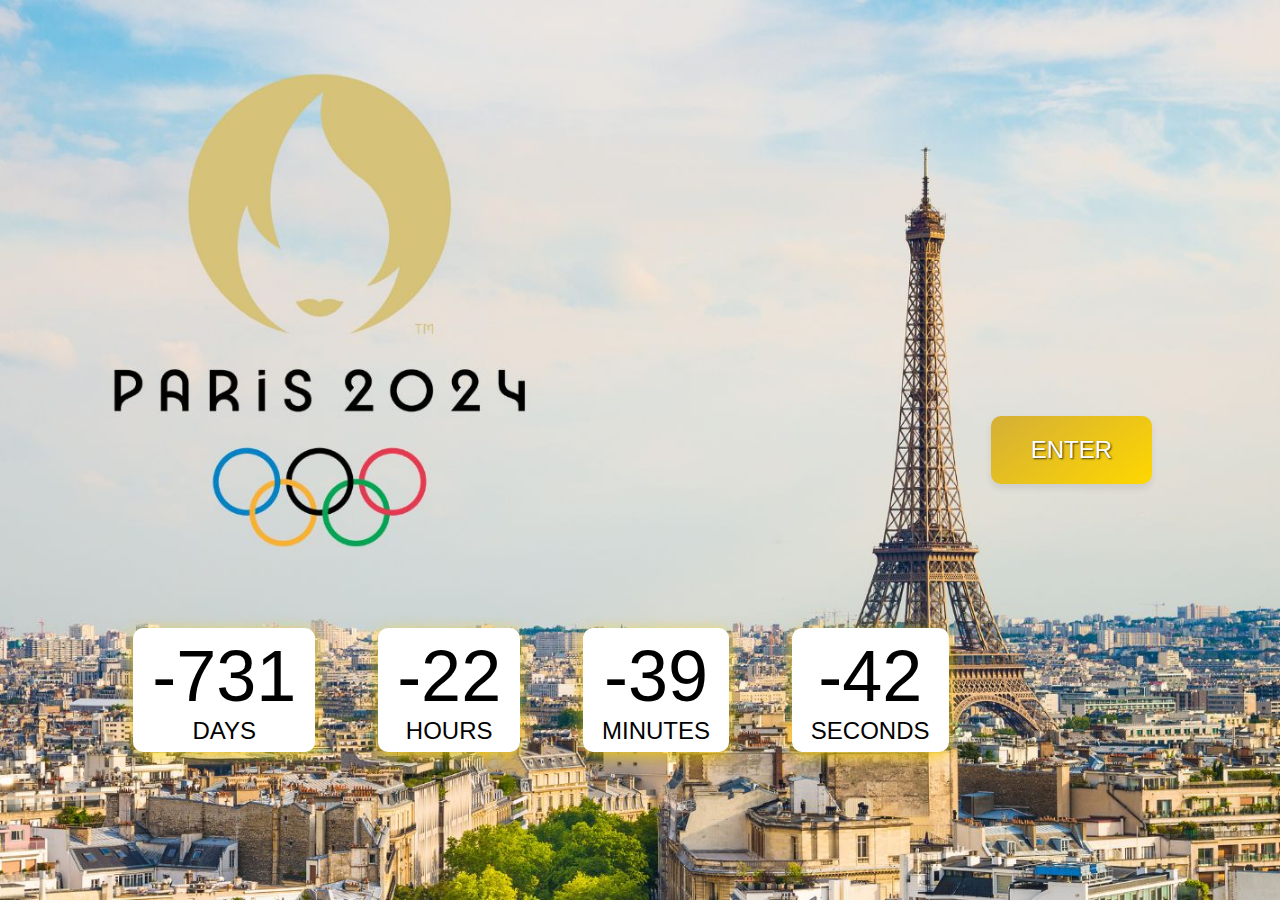
<file: index.html>
<script src="./javascript/countdown.js"></script>
<link rel="stylesheet" href="./style/countdown.css"> 
<script src="./javascript/fadOut.js"></script>

<!DOCTYPE html>
<html>
<head>
<meta name="viewport" content="width=device-width, initial-scale=1">
</head>
<body>

  <div class="background">
    <div class="countdown-container">
      <div id="countdown">
        <ul>
          <li><div class="number-box"><span id="days"></span>days</div></li>
          <li><div class="number-box"><span id="hours"></span>Hours</div></li>
          <li><div class="number-box"><span id="minutes"></span>Minutes</div></li>
          <li><div class="number-box"><span id="seconds"></span>Seconds</div></li>
        </ul>
      </div>
    </div>
    <button class="main-button" onclick="fadeOutAndRedirect('./home.html')">Enter</button>
  </div>


</body>
</html>
</file>
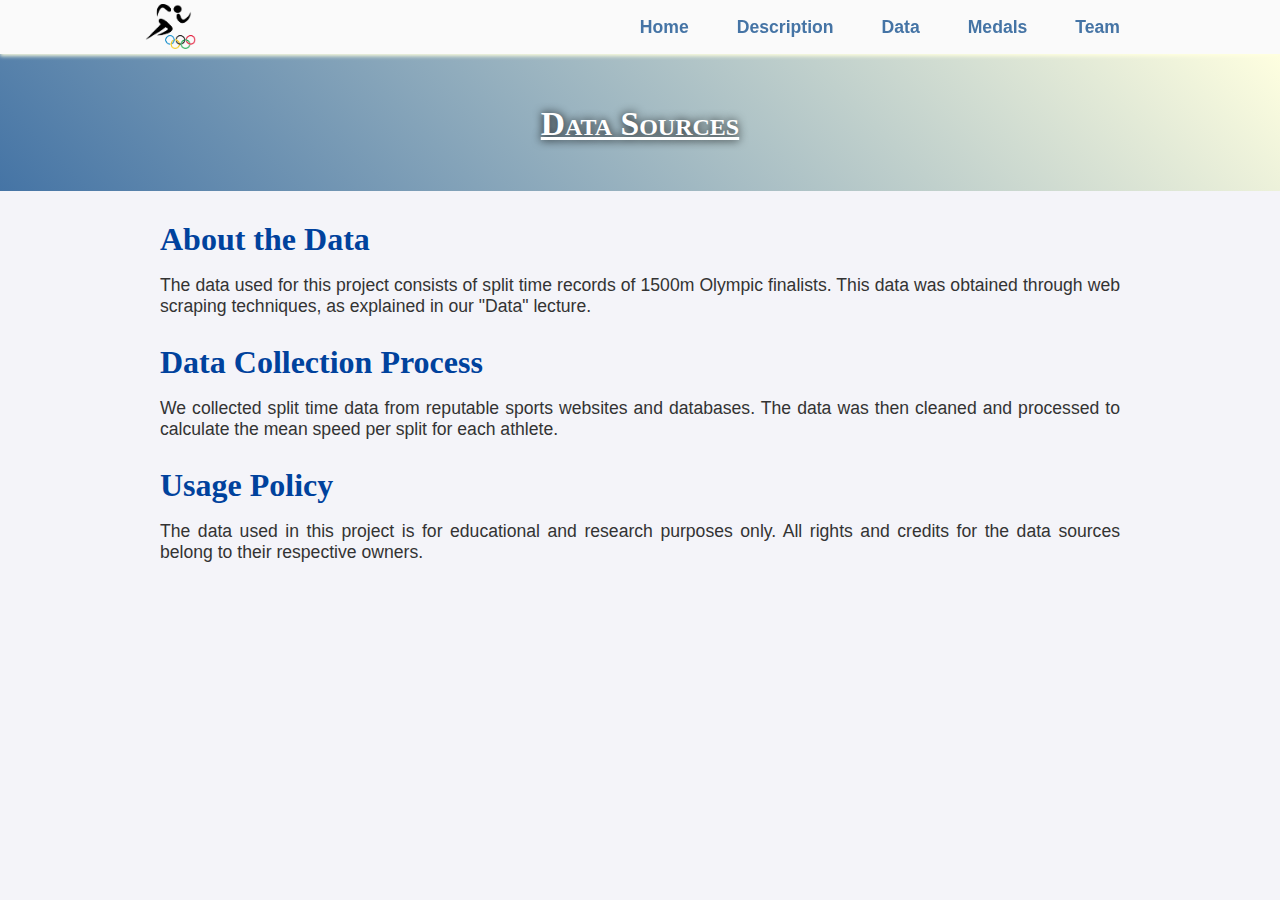
<file: data.html>
<!doctype html>
<html lang="en">

<head>
    <meta charset="utf-8">
    <meta http-equiv="content-type" content="text/html; charset=utf-8">
    <meta name="viewport" content="width=device-width, initial-scale=1.0">

    <title>Data - Olympic 1500m Race Visualization</title>
    <meta name="description" content="Data sources for the Olympic 1500m Race Visualization project">
    <meta name="author" content="Your Name">

    <link rel="stylesheet" href="style.css">
</head>

<body>

    <nav>
        <img src="images/Olympic_Athletics.png" alt="c Marcomogollon" class="nav img">
        <ul class="width-limited">
            <li><a href="index.html">Home</a></li>
            <li><a href="description.html">Description</a></li>
            <li><a href="data.html">Data</a></li>
            <li><a href="medals.html">Medals</a></li>
            <li><a href="team.html">Team</a></li>
        </ul>
    </nav>

    <header class="title-row">
        <h1> Data Sources </h1>
    </header>

    <main class="width-limited">
        <h2>About the Data</h2>
        <p>
            The data used for this project consists of split time records of 1500m Olympic finalists. This data was
            obtained through web scraping techniques, as explained in our "Data" lecture.
        </p>

        <h2>Data Collection Process</h2>
        <p>
            We collected split time data from reputable sports websites and databases. The data was then cleaned and
            processed to calculate the mean speed per split for each athlete.
        </p>

        <h2>Usage Policy</h2>
        <p>
            The data used in this project is for educational and research purposes only. All rights and credits for the
            data sources belong to their respective owners.
        </p>
    </main>

    <footer></footer>

</body>

</html>
</file>
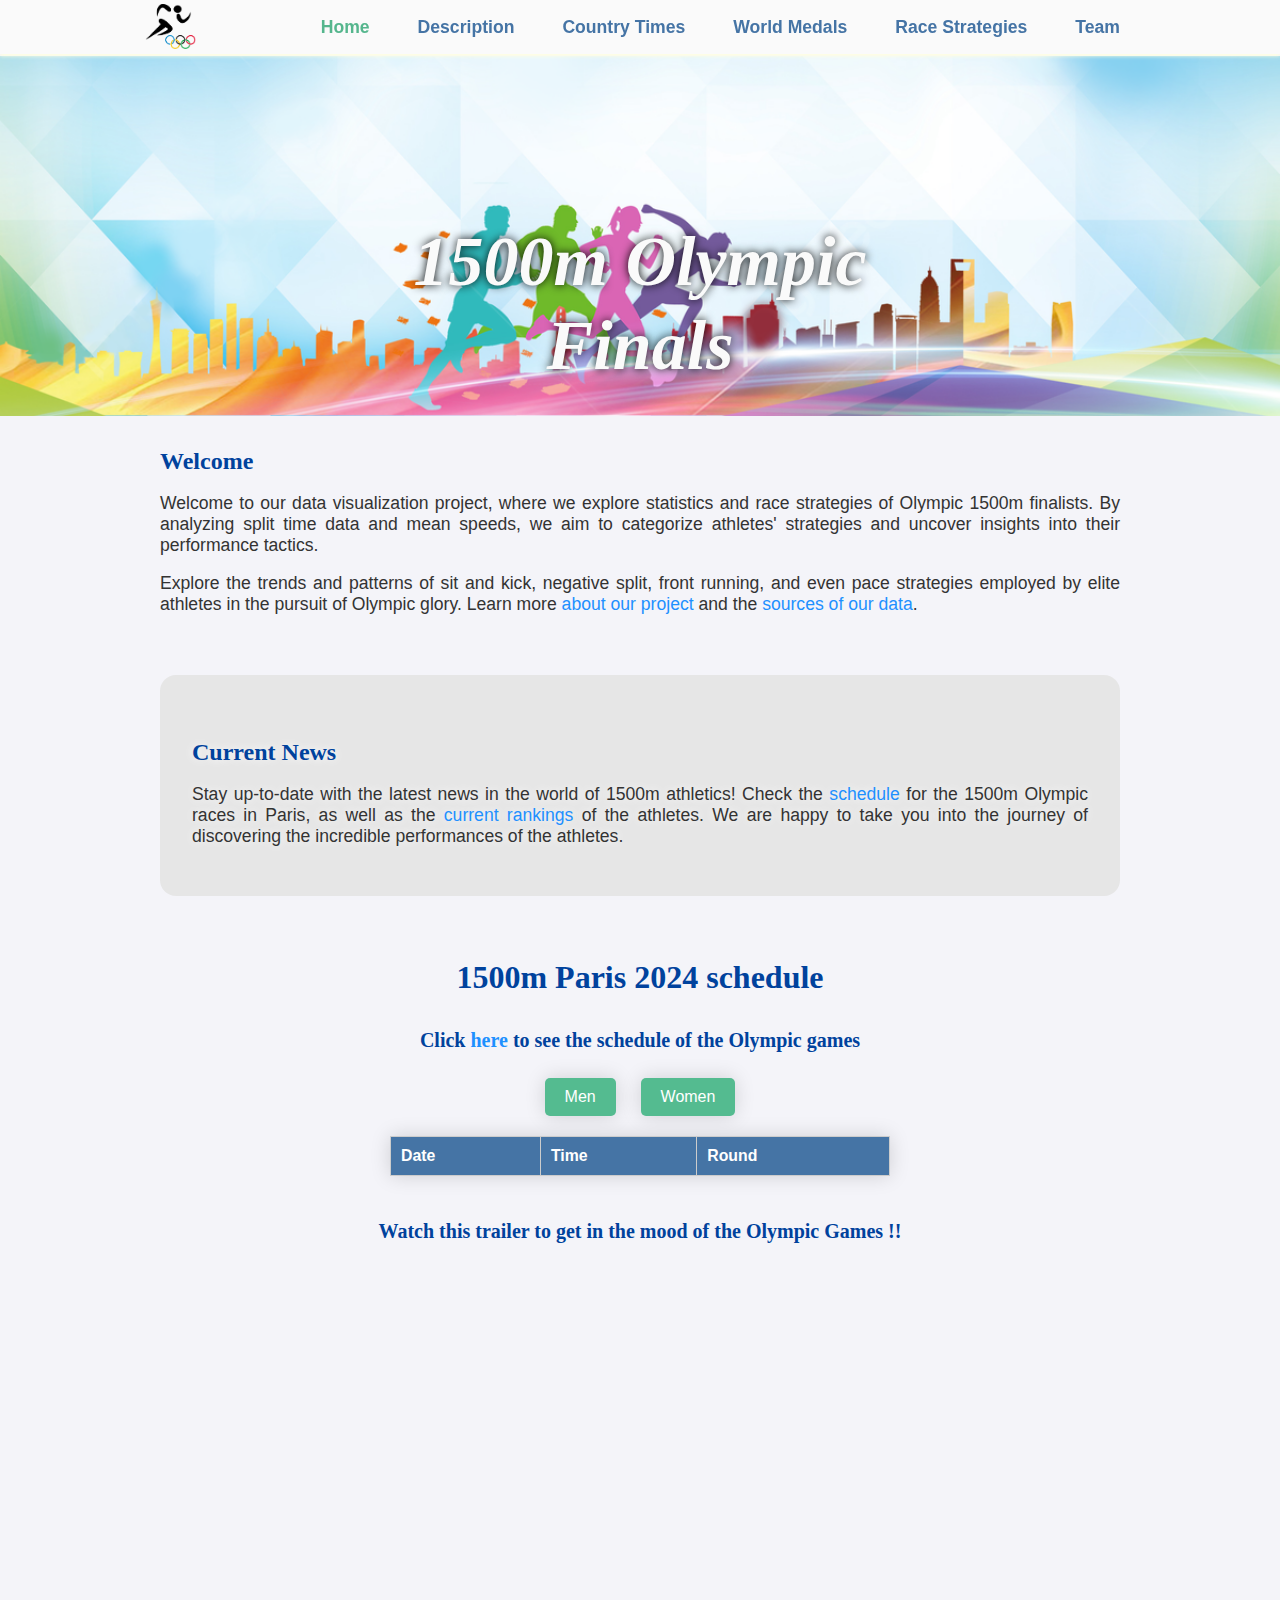
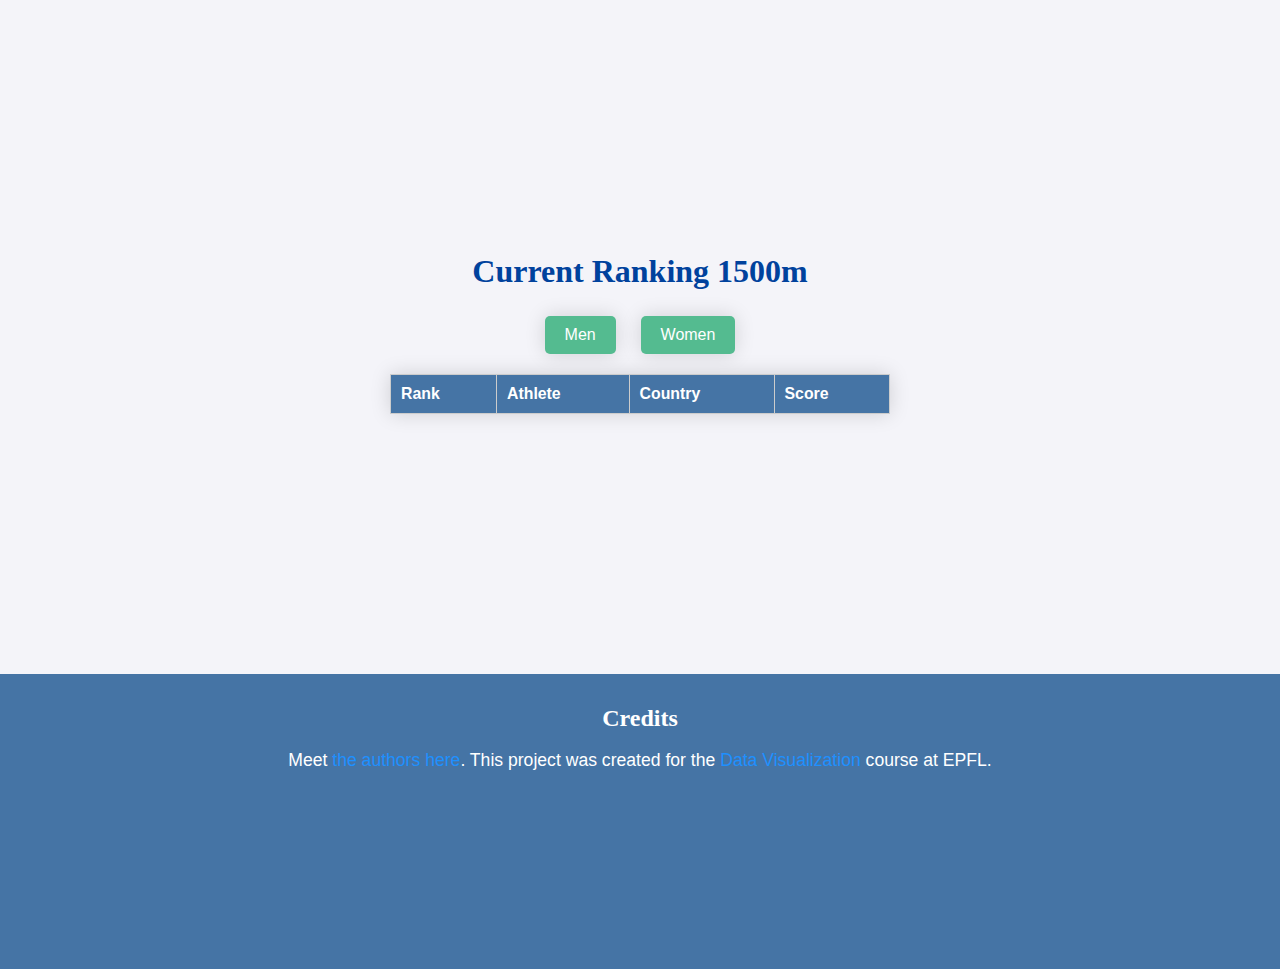
<file: home.html>
<!DOCTYPE html>
<html lang="en">
<head>
    <meta charset="UTF-8">
    <meta name="viewport" content="width=device-width, initial-scale=1.0">
    <title>Welcome to our Olympic 1500m Race Visualization</title>
    <meta name="description" content="Explore race statistics and strategies of Olympic 1500m finalists through data visualization">
    <meta name="author" content="Elisa, Laetitia & Paul">
    <link rel="stylesheet" href="style.css">
    <link rel="stylesheet" href="./style/table.css">
    <script src="https://d3js.org/d3.v7.min.js"></script>
    <script src="./data/laeti/Intro/schedule.js" defer></script>
    <script src="./data/laeti/Intro/topPlayers.js" defer></script>
    <script src="./javascript/tableTransition.js" defer></script>
    <script src="./javascript/fadOut.js" ></script>
</head>
<body>
    <header id="home-showcase">
        <nav>
            <img src="images/Olympic_Athletics.png" alt="c Marcomogollon" class="nav img" onclick="fadeOutAndRedirect('./index.html')" style="cursor: pointer;">
            <ul class="width-limited">
                <li><a href="home.html" style="color:  #55b68d;">Home</a></li>
                <li><a href="description.html">Description</a></li>
                <li><a href="country_times.html">Country Times</a></li>
                <li><a href="world_medals.html">World Medals</a></li>
                <li><a href="race_strategies.html">Race Strategies</a></li>
                <li><a href="team.html">Team</a></li>
            </ul>
        </nav>
        <h1 class="animated-title">1500m Olympic Finals</h1>        
    </header>

    <style>
        .fade-out {
            opacity: 0;
            transition: opacity 1s ease;
        }
    </style>

    <main class="width-limited">
        <h4>Welcome</h4>
        <p>
            Welcome to our data visualization project, where we explore statistics and race strategies of Olympic 1500m finalists.
            By analyzing split time data and mean speeds, we aim to categorize athletes' strategies and uncover insights
            into their performance tactics.
        </p>
        <p>
            Explore the trends and patterns of sit and kick, negative split, front running, and even pace strategies employed
            by elite athletes in the pursuit of Olympic glory.
            Learn more <a href="description.html">about our project</a> and the <a href="data.html">sources of our data</a>.
        </p>
        <div class="box">
            <h4>Current News</h4>
            <p>
                Stay up-to-date with the latest news in the world of 1500m athletics! 
                Check the <a href="#intro-schedule">schedule</a> for the 1500m Olympic races in Paris, as well as the <a href="#intro-ranking">current rankings</a> of the athletes. 
                We are happy to take you into the journey of discovering the incredible performances of the athletes.
            </p>
        </div>

        <section id="intro-schedule" class="section-intro">
            <div class="toggle-buttons">
                <h2>1500m Paris 2024 schedule</h2>
                <h5>Click <a href="https://olympics.com/en/paris-2024/schedule/athletics">here</a> to see the schedule of the Olympic games</h5>
                <button class="nav-button" onclick="showSchedule('men', this)">Men</button>
                <button class="nav-button" onclick="showSchedule('women', this)">Women</button>
            </div>
            <div class="table-container schedule-container">
                <div id="men-schedule" class="active">
                    <table id="men-schedule-table">
                        <thead>
                            <tr>
                                <th>Date</th>
                                <th>Time</th>
                                <th>Round</th>
                            </tr>
                        </thead>
                        <tbody></tbody>
                    </table>
                </div>
                <div id="women-schedule" class="hidden">
                    <table id="women-schedule-table">
                        <thead>
                            <tr>
                                <th>Date</th>
                                <th>Time</th>
                                <th>Round</th>
                            </tr>
                        </thead>
                        <tbody></tbody>
                    </table>
                </div>
            </div>
            <h5>Watch this trailer to get in the mood of the Olympic Games !!</h5>
            <div class="video-wrapper">
                <iframe id="videoFrame" frameborder="0" type="text/html" src="https://www.dailymotion.com/embed/video/x8cnpgn?autoplay=0" 
                allowfullscreen title="Dailymotion Video Player" loop></iframe>
            </div>
        </section>

        <section id="intro-ranking" class="section-intro">
            <div class="toggle-buttons">
                <h2>Current Ranking 1500m</h2>
                <button class="nav-button" onclick="showPlayers('men', this)">Men</button>
                <button class="nav-button" onclick="showPlayers('women', this)">Women</button>
            </div>
            <div class="table-container ranking-container">
                <div id="men-players" class="active">
                    <table id="men-players-table">
                        <thead>
                            <tr>
                                <th>Rank</th>
                                <th>Athlete</th>
                                <th>Country</th>
                                <th>Score</th>
                            </tr>
                        </thead>
                        <tbody></tbody>
                    </table>
                </div>
                <div id="women-players" class="hidden">
                    <table id="women-players-table">
                        <thead>
                            <tr>
                                <th>Rank</th>
                                <th>Athlete</th>
                                <th>Country</th>
                                <th>Score</th>
                            </tr>
                        </thead>
                        <tbody></tbody>
                    </table>
                </div>
            </div>
        </section>
    </main>

    <div id="page-container" style="display: flex; justify-content: center; align-items: center; width: 100%;">
        <div id="content-wrap" style="text-align: center; color: white; width: 100%;">
            <h4 style="text-align: center; color: white;">Credits</h4>
            <p style="text-align: center;">
                Meet <a href="./team.html">the authors here</a>. This project was created for the <a
                    href="http://edu.epfl.ch/coursebook/en/data-visualization-COM-480">Data Visualization</a> course at EPFL.
            </p>
        </div>
    </div>
    <footer id="footer"></footer>
</body>
</html>
</file>
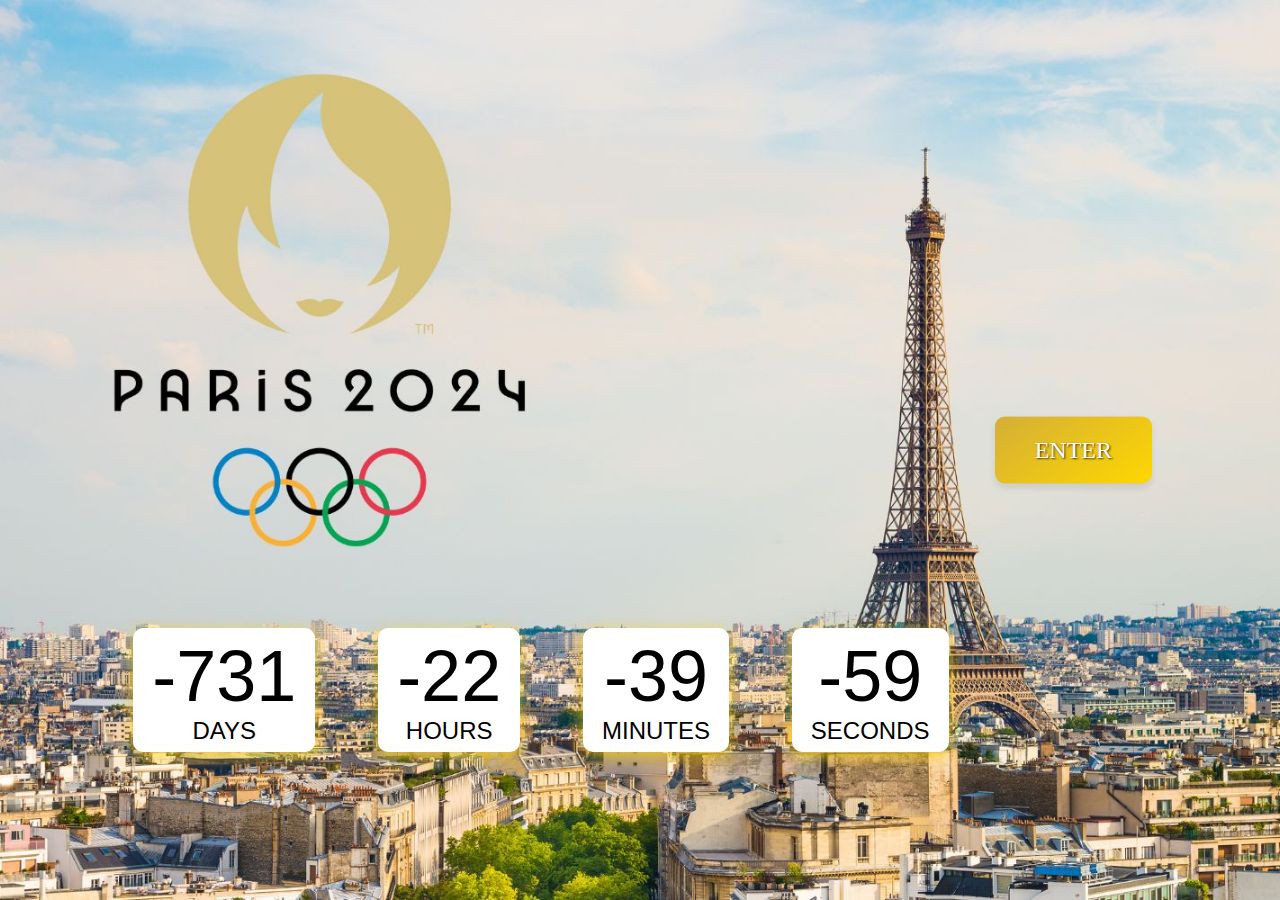
<file: html/main.html>
<script src="../javascript/countdown.js"></script>
<link rel="stylesheet" href="../style/countdown.css"> 

<!DOCTYPE html>
<html>
<head>
<meta name="viewport" content="width=device-width, initial-scale=1">
<style>
body, html {
  height: 100%;
  margin: 0;
  font-family: Arial, sans-serif;
}

.background {
  /* The image used */
  background-image: url("../data/laeti/ParisOlympic.jpg");

  /* Full height */
  height: 100%; 

  /* Center and scale the image nicely */
  background-position: center;
  background-repeat: no-repeat;
  background-size: cover;

  /* Flexbox to center the button */
  display: flex;
  justify-content: center;
  align-items: flex-end;
  position: relative;
}


.main-button {
    position: absolute;
    top: 50%; /* Position at half page height */
    right: 10%; /* Position from right */
    transform: translateY(-50%); /* Center vertically */
    padding: 20px 40px; /* Increased padding for a bigger button */
    font-size: 24px; /* Larger font size */
    color: white; /* White text color */
    background-color: #d4af37; /* Gold color */
    background-image: linear-gradient(145deg, #d4af37, #ffd700); /* Gradient for gold effect */
    border: none;
    font-family: 'Lucida Handwriting', cursive;
    border-radius: 10px; /* More rounded corners */
    cursor: pointer;
    text-transform: uppercase;
    box-shadow: 0 4px 6px rgba(0, 0, 0, 0.1), /* Shadow below the button */
                0 2px 4px rgba(255, 255, 255, 0.2); /* White shadow on the button */
    transition: background-color 0.3s ease, box-shadow 0.3s ease, transform 0.3s ease; /* Smooth transition */
    animation: move 1s infinite alternate; /* Animation for moving effect */
    text-shadow: 1px 1px 2px rgba(0, 0, 0, 0.743); /* Black shadow for text */
}

.main-button:hover {
    background-color: #b8860b; /* Darker gold on hover */
    box-shadow: 0 6px 8px rgba(0, 0, 0, 0.15), /* Darker shadow on hover */
                0 4px 6px rgba(255, 255, 255, 0.25); /* Slightly larger white shadow on hover */
}

@keyframes move {
    0% {
        transform: translateY(-50%) translateX(0); /* Initial position */
    }
    100% {
        transform: translateY(-50%) translateX(-10px); /* Move slightly to the left */
    }
}

/* Fade-out effect */
.fade-out {
  opacity: 0;
  transition: opacity 1s ease;
}
</style>
</head>
<body>

  <div class="background">
    <div class="countdown-container">
      <div id="countdown">
        <ul>
          <li><div class="number-box"><span id="days"></span>days</div></li>
          <li><div class="number-box"><span id="hours"></span>Hours</div></li>
          <li><div class="number-box"><span id="minutes"></span>Minutes</div></li>
          <li><div class="number-box"><span id="seconds"></span>Seconds</div></li>
        </ul>
      </div>
    </div>
    <button class="main-button" onclick="fadeOutAndRedirect('../index.html')">Enter</button>
  </div>


</body>
</html>
<script>
        function fadeOutAndRedirect(url) {
            // Apply fade-out effect to the body or a container wrapping the entire content
            document.body.classList.add('fade-out');
            
            // Redirect to the URL after a short delay
            setTimeout(function() {
                window.location.href = url;
            }, 600); // Match the duration of the fade-out transition
        }
  </script>
</file>
<file: style/countdown.css>
body, html {
  height: 100%;
  margin: 0;
  font-family: Arial, sans-serif;
}

/*source: https://olympics.com/cio/news/paris-2024-accueille-les-medias-internationaux-pour-un-point-de-situation-avant-les-jeux-olympiques-et-paralympiques*/
.background {
  background-image: url("../data/laeti/ParisOlympic.jpg");

  height: 100%; 

  background-position: center;
  background-repeat: no-repeat;
  background-size: cover;

  display: flex;
  justify-content: center;
  align-items: flex-end;
  position: relative;
}


.main-button {
    position: absolute;
    top: 50%; 
    right: 10%; 
    transform: translateY(-50%);
    padding: 20px 40px;
    font-size: 24px; 
    color: white; 
    background-color: #d4af37; 
    background-image: linear-gradient(145deg, #d4af37, #ffd700); /*gold effect*/
    border: none;
    border-radius: 10px; 
    cursor: pointer;
    text-transform: uppercase;
    box-shadow: 0 4px 6px rgba(0, 0, 0, 0.1), 
                0 2px 4px rgba(255, 255, 255, 0.2);
    transition: background-color 0.3s ease, box-shadow 0.3s ease, transform 0.3s ease;
    animation: move 1s infinite alternate; /*  moving effect */
    text-shadow: 1px 1px 2px rgba(0, 0, 0, 0.743); 
}

.main-button:hover {
    background-color: #b8860b;
    box-shadow: 0 6px 8px rgba(0, 0, 0, 0.15),
                0 4px 6px rgba(255, 255, 255, 0.25); 
}

@keyframes move {
    0% {
        transform: translateY(-50%) translateX(0); /* Initial position */
    }
    100% {
        transform: translateY(-50%) translateX(-8%); /* Move to the left */
    }
}

.fade-out {
  opacity: 0;
  transition: opacity 1s ease;
}


/* general styling */
:root {
    --smaller: .75;
  }

  li {
    display: inline-block;
    font-size: 1.5em;
    list-style-type: none;
    padding: 1em;
    text-transform: uppercase;
  }
  
  li span {
    display: block;
    font-size: 4.5rem;
  }

  li .number-box {
    display: flex;
    flex-direction: column;
    justify-content: center;
    align-items: center;
    background-color: white; 
    padding: 0.3em 0.8em; 
    border-radius: 10px;
    box-shadow: 0px 4px 15px rgba(255, 215, 0, 0.75); /* Golden shadow */
    transition: transform 0.3s ease, box-shadow 0.3s ease;
    margin: 0 5px;
}
  
  li .number-box:hover {
    transform: translateY(-5px); 
    box-shadow: 0px 4px 15px rgba(0, 0, 0, 0.75); /* black shadow when hover*/
  }


  @media all and (max-width: 768px) {
    h1 {
      font-size: calc(1.5rem * var(--smaller));
    }
    
    li {
      font-size: calc(1.125rem * var(--smaller));
    }
    
    li span {
      font-size: calc(3.375rem * var(--smaller));
    }
  }

  /*align with the olympic logo*/
  .countdown-container {
    position: absolute;
    bottom: 12%; 
    left: 5%; 
    }
</file>
<file: style.css>
/*
This CSS governs the appearance of our site.
You can find the basic concepts of CSS here: https://developer.mozilla.org/en-US/docs/Learn/CSS/Introduction_to_CSS/How_CSS_works
*/

/*
We use CSS variables to avoid repetition
https://developer.mozilla.org/en-US/docs/Web/CSS/--*
*/
:root {
    --theme-color-light: rgb(0, 200, 80);
    --theme-color-dark: rgb(0, 122, 50);
    --dark-background-color: rgb(50, 50, 50);
    --blue-shade-1: #00429d;
    --blue-shade-2: #4574a5;
    --blue-shade-3: #71a5b1;
    --blue-shade-3b: #aad6c2;
    --yellow-shade-4: #ffffe0;
    --yellow-shade-5: #ffd878;
    --orange-shade-6: #ffaa3a;
    --orange-shade-7: #ff740e;
    --red-shade-8: #ff0000;
    --white-shade: rgb(250, 250, 250);

    /* New color theme */
    --primary-color: #00429d; /* Dark Blue */
    --secondary-color: #71a5b1; /* Light Blue */
    --accent-color: #ffaa3a; /* Orange */
    --background-color: #f4f4f9; /* Light Gray */
    --text-color: #333333; /* Dark Gray */
    --heading-color: #00429d; /* Dark Blue */
    --link-color: #1e90ff; /* Dodger Blue */
    --link-hover-color: #104e8b; /* Deep Sky Blue */
}

/* Font family variables */
:root {
    --primary-font: 'Roboto', sans-serif;
    --secondary-font: 'Playfair Display', serif;
}

* {
    box-sizing: border-box;
}

/* Make the document fill the whole viewport, this overrides any weird defaults that browsers might have. */
html, body, figure {
    width: 100%;
    padding: 0;
    margin: 0;
    border: 0;
    background-color: var(--background-color);
}

/* Default font and size */
body {
    font-family: var(--primary-font);
    font-size: 1.1rem;
    color: var(--text-color);
}

/* Page margin */
.width-limited {
    max-width: 75%;
    margin-left: auto;
    margin-right: auto;
}

/* Links: apply our theme color and remove underline */
a {
    color: var(--link-color);
    text-decoration: none;
}

a:hover {
    color: var(--orange-shade-6);
}



/* Justify paragraphs */
p {
    text-align: justify;
}

/* Titles: set color and sizes */
h1, h2, h3, h4, h5, h6 {
    color: var(--heading-color);
    font-family: var(--secondary-font);
    margin-bottom: 1rem;
}

h1 {
    font-size: 2.5rem;
    font-weight: 700;
}

h2 {
    font-size: 2rem;
    font-weight: 700;
}

h3 {
    font-size: 1.75rem;
    font-weight: 700;
}

h4 {
    font-size: 1.5rem;
    font-weight: 700;
}

h5 {
    font-size: 1.25rem;
    font-weight: 700;
}

h6 {
    font-size: 1rem;
    font-weight: 700;
}

/* Top navigation bar */
nav {
    position: fixed; /* Fix the position of the navigation bar */
    height: 6vh;
    width: 100%;
    z-index: 1000; /* Ensure it appears above other content */
    top: 0; /* Ensure it is at the top of the viewport */
    padding: 1rem 0;
    background-color: var(--white-shade);
    box-shadow: 0px 2px 4px var(--yellow-shade-4); /* Add a subtle box shadow */
}

/* Make the links in the navbar bold */
nav a {
    font-weight: bold;
    color: var(--link-color);
}

/* Style of the list of links in the navbar */
nav ul {
    margin: 0;
    padding: 0;
    margin-right: calc((100% - 75%) / 2);
    list-style-type: none;
    display: flex;
    flex-flow: row wrap;
    justify-content: flex-end;
}

/* Space between links */
nav li {
    margin-left: 3rem;
}

/* Style nav image */
nav img {
    height: 45px;
    width: auto;
    margin-right: 10px;
    margin-left: calc(0.6 * (100% - 70%) / 2);
    position: absolute; 
    left: 30px;
    top: 4px;
}

/* The box with a dark background and our site's title */
.title-row {
    width: 100%;
    top: 50px;
    position: relative;
    padding: 2rem 0;
    background: linear-gradient(45deg, var(--blue-shade-2), var(--yellow-shade-4));
    display: flex;
    justify-content: center;
    align-items: center;
}

/* Style of the title inside the box */
.title-row h1 {
    font-size: 2.1rem;
    color: white;
    font-variant: small-caps;
    text-decoration: underline;
    text-shadow: black 0 0 0.6rem;
}

.box {
    padding: 2rem;
    margin: 60px 0 1rem;
    background-color: #e6e6e6;
    border-radius: 1rem;
    text-shadow: white 0 0 0.6rem;
}

.viz-row {
    width: 100%;
    display: flex;
    justify-content: center;
    align-items: center;
    background-color: var(--blue-shade-2);
}

figure embed {
    width: 100%;
}

#page-container {
    position: relative;
    min-height: 20vh;
    margin-top: 20px;
}

#content-wrap {
    margin-top: 200px;
    padding-bottom: 20vh; /* Footer height */
    background: var(--blue-shade-2);
}

#footer {
    position: absolute;
    bottom: 0;
    width: 100%;
    height: 1rem; /* Footer height */
    color: white;
    text-align: center;
}

.footer-content {
    display: flex;
    align-items: center;
    justify-content: center;
    flex-direction: column;
    color: var(--yellow-shade-4);
}

.footer-content h3 {
    font-size: 1.8rem;
    font-weight: 400;
}

/* Adjust the top margin to position it below the title, ensure everything is below the title except title image */
.title-row + * {
    margin-top: 5rem;
}

nav + .title-image {
    margin-top: 3.5rem;
}

.centerX {
	left: 50%;
	-webkit-transform: translate3d(-50%, 0, 0);
	transform: translate3d(-50%, 0, 0);
}

nav {
	position: fixed;
	height: 6vh;
	width: 100%;
	z-index: 1000;
	top: 0;
	padding-top: 1rem;
	padding-bottom: 1rem;
	background-color: var(--white-shade);
	box-shadow: 0px 2px 4px var(--yellow-shade-4);
	display: flex;
	align-items: center; /* Vertically center items */
	justify-content: center; /* Horizontally center items */
}

nav .width-limited {
    display: flex;
    justify-content: flex-end; /* Align items to the right */
    align-items: center; /* Vertically center items */
    width: 100%;
    max-width: 75%; /* Limit the width of the container */
    box-sizing: border-box; 
}

nav ul {
	margin: 0;
	padding: 0;
	list-style-type: none;
	display: flex;
	align-items: center; /* Vertically center items */
	justify-content: center; /* Horizontally center items */
}

nav li {
	margin-left: 3rem;
}

nav a {
	font-weight: bold;
	color: var(--blue-shade-2);
	text-decoration: none;
}

/* Text on images */
.container {
    font-family: var(--secondary-font);
    font-size: 80px;
    font-style: italic;
    position: relative;
    text-align: left;
    color: white;
}

.top-left {
    position: absolute;
    top: 8px;
    left: 16px;
}

/* Main styles */
.sketches {
    display: flex;
    justify-content: space-between;
    align-items: center;
    margin-top: 3rem;
    padding: 0 2rem;
}

.sketch {
    width: 30%; /* Adjust as needed */
    text-align: center;
}

.sketch img {
    width: 100%; /* Make all images fill their container */
    height: auto; /* Maintain aspect ratio */
    border-radius: 8px; /* Add rounded corners for aesthetics */
}

.sketch p {
    margin-top: 1rem; /* Add space between image and description */
    font-size: 1rem; /* Adjust font size */


    color: var(--heading-color); /* Use theme color for text */
}

/* Adjustments for responsiveness */
@media screen and (max-width: 768px) {
    .sketches {
        flex-direction: column; /* Stack images on top of each other */
        align-items: center;
    }

    .sketch {
        width: 80%; /* Make images take up more space on smaller screens */
        margin-bottom: 2rem; /* Add space between images */
    }
}

@keyframes slideDown {
    0% {
        transform: translateY(-100%) translateX(-50%);
        opacity: 0;
    }
    100% {
        transform: translateY(0) translateX(-50%);
        opacity: 1;
    }
}

.animated-title {
    animation: slideDown 1s ease forwards; /* Adjust duration and easing as needed */
    position: absolute;
    top: 50%;
    left: 50%;
    transform: translateX(-50%); /* Center horizontally */
    font-size: 70px;
    font-style: italic;
    line-height: 1.2;
    color: white;
    text-shadow: 0 0 0.6rem black;
}

#home-showcase {
    margin-top: 3.5rem;
    background-image: url(images/track.png);
    height: 40vh; /* Reduce height to crop vertically */
    background-size: cover;
    background-position: bottom; /* Focus on the bottom part of the image */
    display: flex;
    flex-direction: column;
    justify-content: center;
    align-items: center;
    text-align: center;
    padding: 0 20px; /* Avoid text superposition when the screen is small */
    overflow: hidden; /* Crop image */
}

#home-showcase h1 {
    position: absolute;
    top: calc(22% - 25px); 
    left: 50%;
    transform: translateX(-50%);
    font-family: var(--secondary-font);
    font-size: 4.375rem; /* 70px */
    font-style: italic;
    line-height: 1.2;
    color: var(--white-shade);
    text-shadow: 0 0 0.6rem black;
}

#description-showcase {
    margin-top: 3.5rem;
    background-image: url(images/project.jpg);
    height: 40vh; /* Reduce height to crop vertically */
    background-size: cover;
    background-position: bottom;
    display: flex;
    flex-direction: column;
    justify-content: center;
    align-items: center;
    text-align: center;
    padding: 0 20px;
    overflow: hidden; /* Crop image */
}

#description-showcase h1 {
    position: absolute;
    top: calc(22% - 25px);
    left: 50%;
    transform: translateX(-50%);
    font-family: var(--secondary-font);
    font-size: 4.375rem; /* 70px */
    font-style: italic;
    line-height: 1.2;
    color: var(--white-shade);
    text-shadow: 0 0 0.6rem black;
}

#time-showcase {
    margin-top: 3.5rem;
    background-image: url(images/times.jpg);
    height: 40vh; /* Reduce height to crop vertically */
    background-size: cover;
    background-position: center;
    display: flex;
    flex-direction: column;
    justify-content: center;
    align-items: center;
    text-align: center;
    padding: 0 20px;
    overflow: hidden; /* Crop image */
}

#time-showcase h1 {
    position: absolute;
    top: calc(22% - 25px);
    left: 50%;
    transform: translateX(-50%);
    font-family: var(--secondary-font);
    font-size: 4.375rem; /* 70px */
    font-style: italic;
    line-height: 1.2;
    color: var(--white-shade);
    text-shadow: 0 0 0.6rem black;
}

#medal-showcase {
    margin-top: 3.5rem;
    background-image: url(images/map.jpg);
    height: 40vh;
    background-size: cover;
    background-position: center;
    display: flex;
    flex-direction: column;
    justify-content: center;
    align-items: center;
    text-align: center;
    padding: 0 20px;
    overflow: hidden; /* Crop image */
    position: relative; 
}

.align-right {
    margin-left: auto;
}

#medal-showcase h1 {
    position: absolute;
    top: calc(22% - 25px);
    left: 50%;
    transform: translateX(-50%);
    font-family: var(--secondary-font);
    font-size: 4.375rem; /* 70px */
    font-style: italic;
    line-height: 1.2;
    color: var(--white-shade);
    text-shadow: 0 0 0.6rem black;
}

#strat-showcase {
    margin-top: 3.5rem;
    background-image: url(images/strategy.jpg);
    height: 40vh; /* Reduce height to crop vertically */
    background-size: cover;
    background-position: center;
    display: flex;
    flex-direction: column;
    justify-content: center;
    align-items: center;
    text-align: center;
    padding: 0 20px;
    overflow: hidden; /* Crop image */
}

#strat-showcase h1 {
    position: absolute;
    top: calc(22% - 25px);
    left: 50%;
    transform: translateX(-50%);
    font-family: var(--secondary-font);
    font-size: 4.375rem; /* 70px */
    font-style: italic;
    line-height: 1.2;
    color: var(--white-shade);
    text-shadow: 0 0 0.6rem black;
}

#team-showcase {
    margin-top: 3.5rem;
    background-image: url(images/team.jpeg);
    height: 40vh; 
    background-size: cover;
    background-position: center;
    display: flex;
    flex-direction: column;
    justify-content: center;
    align-items: center;
    text-align: center;
    padding: 0 20px;
    overflow: hidden; /* Crop image */
}

#team-showcase h1 {
    position: absolute;
    top: calc(22% - 25px);
    left: 50%;
    transform: translateX(-50%);
    font-family: var(--secondary-font);
    font-size: 4.375rem; /* 70px */
    font-style: italic;
    line-height: 1.2;
    color: var(--white-shade);
    text-shadow: 0 0 0.6rem black;
}



/* Map */
.loading {
    margin-top: 10em;
    text-align: center;
    color: gray;
}


#map-section {
    max-width: none; 
    width: 100%;
    display: flex;
    flex-direction: column;
    align-items: center;
    text-align: center;
}

#wrapper {
    display: flex;
    justify-content: space-between;
    align-items: flex-start; 
    width: 100%; 
}

#container_map {
    width: 80%;
    height: 500px; 
}

#info {
    width: 30%;
    margin-top: 20px; 
}


#country-chart {
    flex: 0 0 20%; 
    margin-top: 20px; 
}



/* Change the color of the exporting button */
.highcharts-exporting-group .highcharts-button-box {
    fill: transparent; 
    stroke: var(--blue-shade-3); 
    stroke-width: 0px; 
}

/* button for histogram */

#selector {
    text-align: center;
    margin-bottom: 20px;
}
select {
    color: var(--blue-shade-1); /* text color */
    background-color: #f2f2f2; 
    border: 2px solid #54bb90; 
    padding: 10px; 
    border-radius: 5px; 
    font-size: 16px; 
    box-shadow: 0 0 20px rgba(0, 0, 0, 0.15);
}

.nav-button {
    display: inline-block;
    padding: 10px 20px;
    margin: 10px;
    background-color: #54bb90;
    color: #fff;
    border: none;
    border-radius: 5px;
    text-align: center;
    text-decoration: none;
    font-size: 16px;
    cursor: pointer;
    transition: background-color 0.3s ease;
    box-shadow: 0 0 20px rgba(0, 0, 0, 0.15);
}
.nav-button:hover {
    background-color: var(--orange-shade-6);
}
html {
    scroll-behavior: smooth;
}


/* navigation */
.nav-button.active {
    background-color: var(--orange-shade-6); 
    color: white; 
    border: none; 
}

.section {
    min-height: 100vh;
    display: flex;
    flex-direction: column;
    align-items: center;
    justify-content: center;
    text-align: center;
    padding: 20px;
    box-sizing: border-box;
}

/* center both  map container */
.center-section {
    display: flex;
    justify-content: center;
    align-items: center;
}

.intro-text {
margin-bottom: 20px;
}


/* Style transition page */
.fade-out {
    opacity: 0;
    transition: opacity 1s ease;
}
</file>
<file: style/table.css>
.table-container {
    display: flex;
    justify-content: center; 
    margin: 0 auto; 
    max-width: 800px; 
    
}

/* Clearfix to clear floats */
.width-limited::after {
    content: "";
    display: table;
    clear: both;
}

/*paddin around*/
.schedule-container, .ranking-container {
    padding: 10px;
}

/*forces the sub-container to take 100% width + not visible*/
.schedule-container > div, .ranking-container > div {
    width: 100%; 
    transition: opacity 0.5s ease, transform 0.5s ease; /*  transition for smooth effect */
    opacity: 0; 
    transform: translateY(-10px); /* Start with slight offset */
}

/*sub-container when active : full visiblility*/
.schedule-container > div.active, .ranking-container > div.active {
    opacity: 1; 
    transform: translateY(0); /*move back*/
}


.hidden {
    display: none;
}

table {
    border-collapse: collapse;
    margin: auto; 
    font-size: 0.9em;
    min-width: 500px;
    box-shadow: 0 0 20px rgba(0, 0, 0, 0.15);
}

/*Header*/
table thead tr {
    background-color: #009879;
    color: #ffffff;
    text-align: left;
}

/*border of the table*/
th, td {
    border: 1px solid #ccc;
    padding: 10px;
    text-align: left;
}

/*background header*/
th {
    background-color: #4574a5;
}


img.flag {
    width: 20px;
    height: auto;
    vertical-align: middle;
    margin-right: 5px;
}

.switch-buttons {
    text-align: center;
    margin-bottom: 20px;
}

.video-wrapper {
    width: 50%; 
    margin-left: auto;
    margin-right: auto;
    position: relative;
    overflow: hidden;
    padding-top: 56.25%; /* 16:9 Aspect Ratio */
}

.video-wrapper iframe {
    position: absolute;
    top: 0;
    left: 0;
    width: 100%;
}

/* section --> permits button*/
.section-intro {
    margin: 10px 0;
    display: flex;
    flex-direction: column;
    align-items: center;
    justify-content: center;
    text-align: center;
    padding: 20px;
    box-sizing: border-box;
}
</file>
